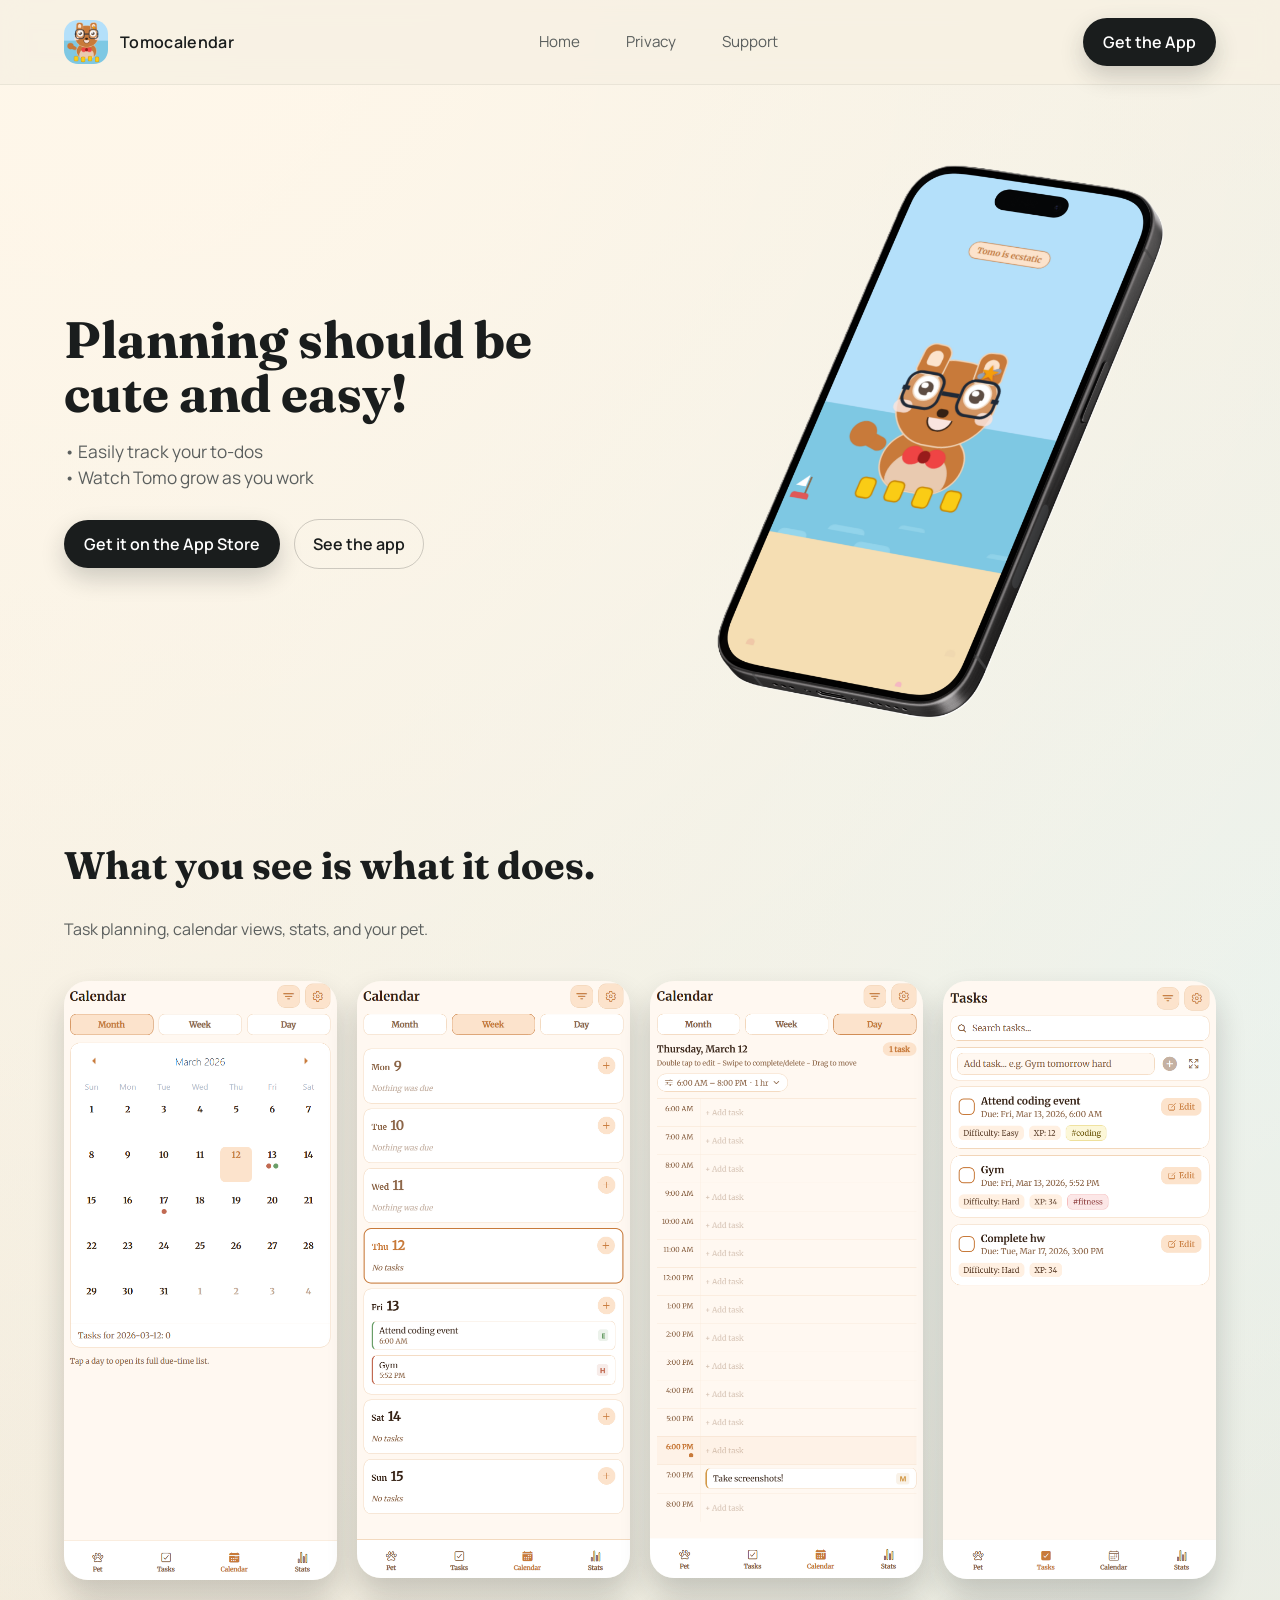
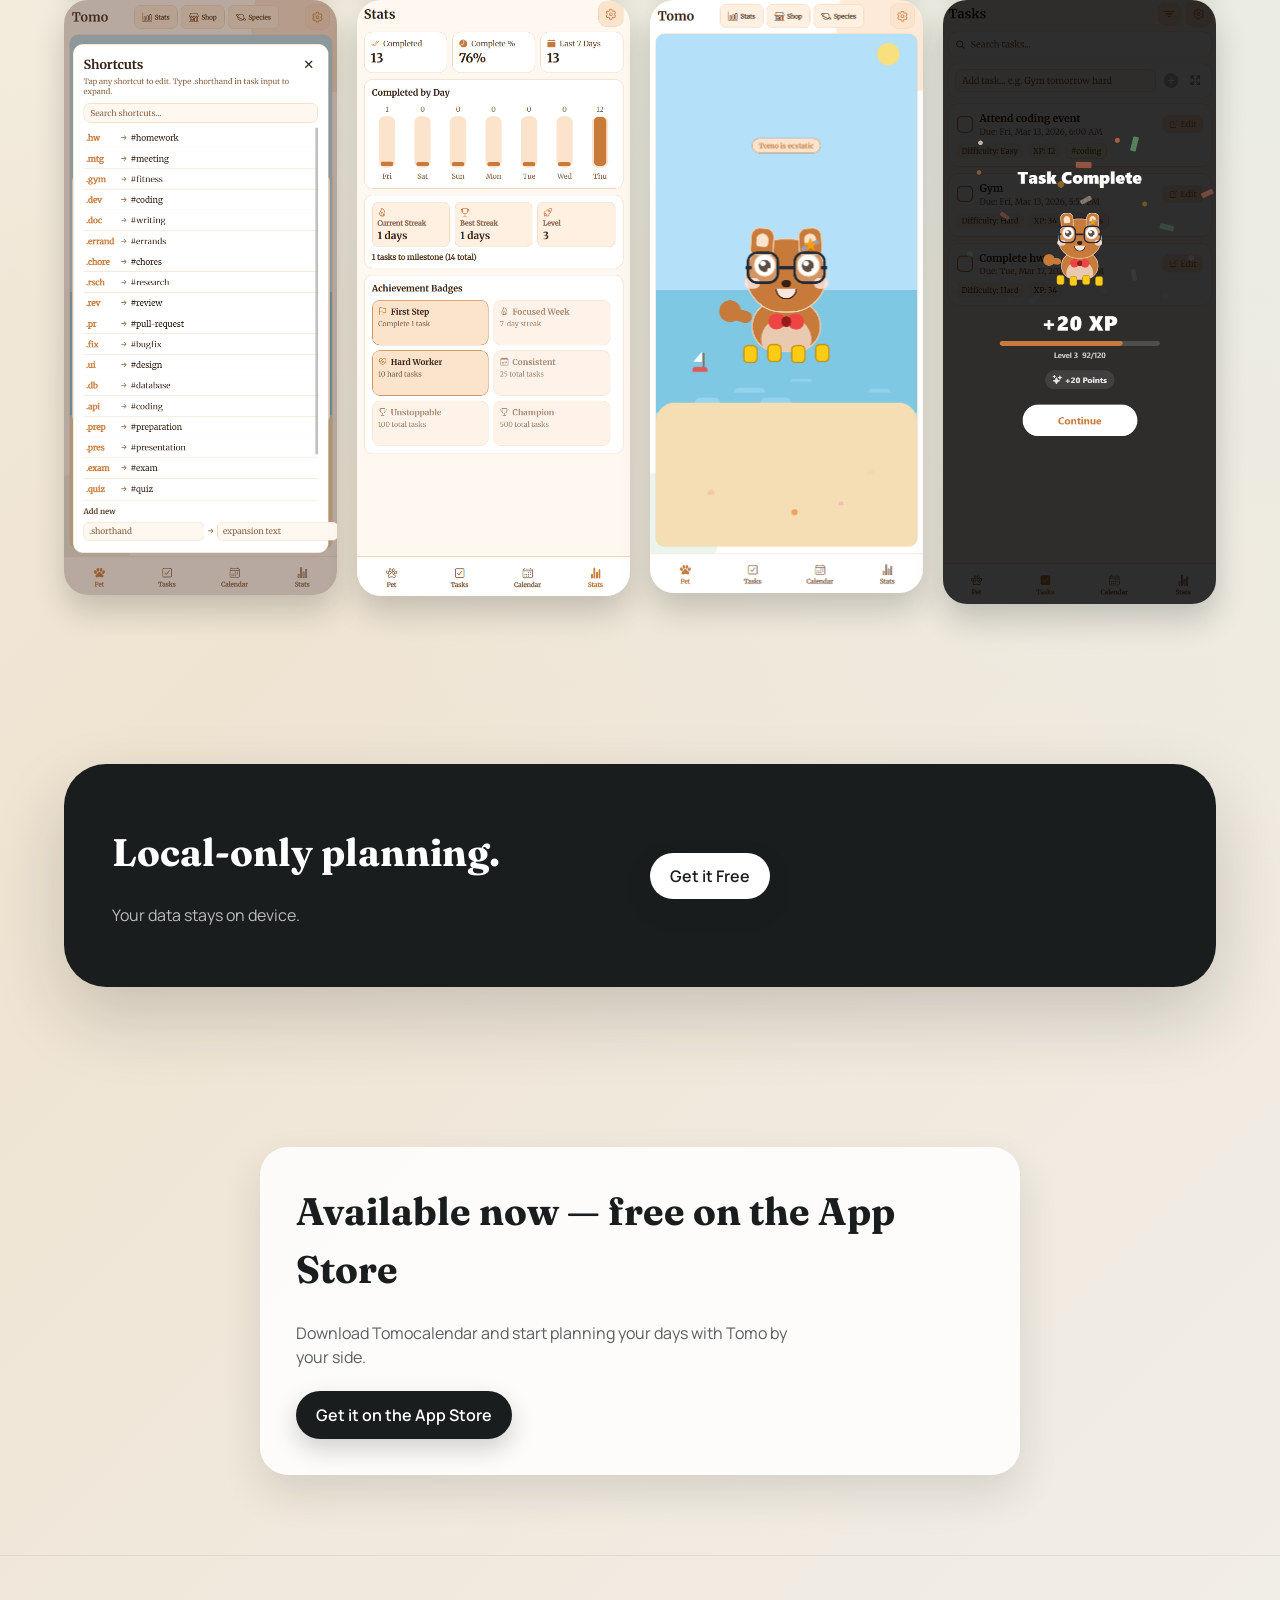
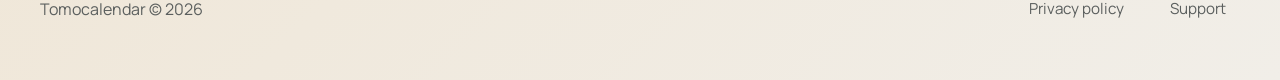
<file: index.html>
﻿<!DOCTYPE html>
<html lang="en">
  <head>
    <meta charset="UTF-8" />
    <meta name="viewport" content="width=device-width, initial-scale=1" />
    <title>Tomocalendar — Modern calendar + todo app</title>
    <meta
      name="description"
      content="Tomocalendar is a calm, modern calendar and todo app built for focus, clarity, and beautiful daily flow."
    />
    <link rel="preconnect" href="https://fonts.googleapis.com" />
    <link rel="preconnect" href="https://fonts.gstatic.com" crossorigin />
    <link
      href="https://fonts.googleapis.com/css2?family=Fraunces:wght@400;600;700&family=Manrope:wght@400;500;600;700&display=swap"
      rel="stylesheet"
    />
    <link rel="stylesheet" href="styles.css" />
  </head>
  <body>
    <header class="site-header">
      <nav class="nav">
        <a class="brand" href="index.html">
          <span class="brand-mark">
            <img src="assets/logo.png" alt="Tomo Calendar logo" />
          </span>
          <span>Tomocalendar</span>
        </a>
        <div class="nav-links">
          <a href="index.html">Home</a>
          <a href="privacy.html">Privacy</a>
          <a href="support.html">Support</a>
        </div>
        <a class="cta" href="https://apps.apple.com/us/app/tomocalendar/id6760508780">Get the App</a>
      </nav>
    </header>

    <main>
      <section class="hero">
        <div class="hero-copy reveal">
          <h1>Planning should be cute and easy!</h1>
          <p>
            • Easily track your to-dos
            <br>
            • Watch Tomo grow as you work
          </p>
          <div class="hero-actions">
            <a class="cta" href="https://apps.apple.com/us/app/tomocalendar/id6760508780">Get it on the App Store</a>
            <a class="secondary-button" href="#gallery">See the app</a>
          </div>
        </div>
        <div class="hero-media reveal">
          <img
            src="assets/mockup.png"
            alt="Tomocalendar mockup on a phone"
            class="hero-mockup"
          />
        </div>
      </section>

      <section class="section" id="gallery">
        <div class="reveal">
          <h2 class="section-title">What you see is what it does.</h2>
          <p class="section-subtitle">
            Task planning, calendar views, stats, and your pet.
          </p>
        </div>
        <div class="gallery reveal">
          <div class="phone-shot">
            <img
              src="assets/viewdotplotformonth.png"
              alt="Weekly schedule view on a phone"
            />
          </div>
          <div class="phone-shot">
            <img
              src="assets/viewweekschedule.png"
              alt="Daily schedule view on a phone"
            />
          </div>
          <div class="phone-shot">
            <img
              src="assets/viewdayschedule.png"
              alt="Monthly calendar dot plot on a phone"
            />
          </div>
          <div class="phone-shot">
            <img
              src="assets/easilyaddremovetasks.png"
              alt="Task list on a phone"
            />
          </div>
          <div class="phone-shot">
            <img
              src="assets/addshortcuts.png"
              alt="Task shortcuts on a phone"
            />
          </div>
          <div class="phone-shot">
            <img src="assets/viewstats.png" alt="Stats view on a phone" />
          </div>
          <div class="phone-shot">
            <img
              src="assets/raiseyourvirtualcompanion.png"
              alt="Tomodachi companion view on a phone"
            />
          </div>
          <div class="phone-shot">
            <img src="assets/happytomo.png" alt="Happy Tomodachi on a phone" />
          </div>
        </div>
      </section>

      <section class="section">
        <div class="cta-band reveal">
          <div>
            <h2 class="section-title">Local-only planning.</h2>
            <p>Your data stays on device.</p>
          </div>
          <div>
            <a class="cta" href="https://apps.apple.com/us/app/tomocalendar/id6760508780">Get it Free</a>
          </div>
        </div>
      </section>

      <section class="section" id="download">
        <div class="waitlist-card reveal">
          <h2 class="section-title">Available now — free on the App Store</h2>
          <p class="section-subtitle">
            Download Tomocalendar and start planning your days with Tomo by your side.
          </p>
          <div class="hero-actions" style="margin-top: 22px;">
            <a class="cta" href="https://apps.apple.com/us/app/tomocalendar/id6760508780">Get it on the App Store</a>
          </div>
        </div>
      </section>
    </main>

    <footer class="site-footer">
      <div class="footer-inner">
        <span>Tomocalendar © 2026</span>
        <div class="nav-links">
          <a href="privacy.html">Privacy policy</a>
          <a href="support.html">Support</a>
        </div>
      </div>
    </footer>

    <script src="scripts.js"></script>
  </body>
</html>
</file>
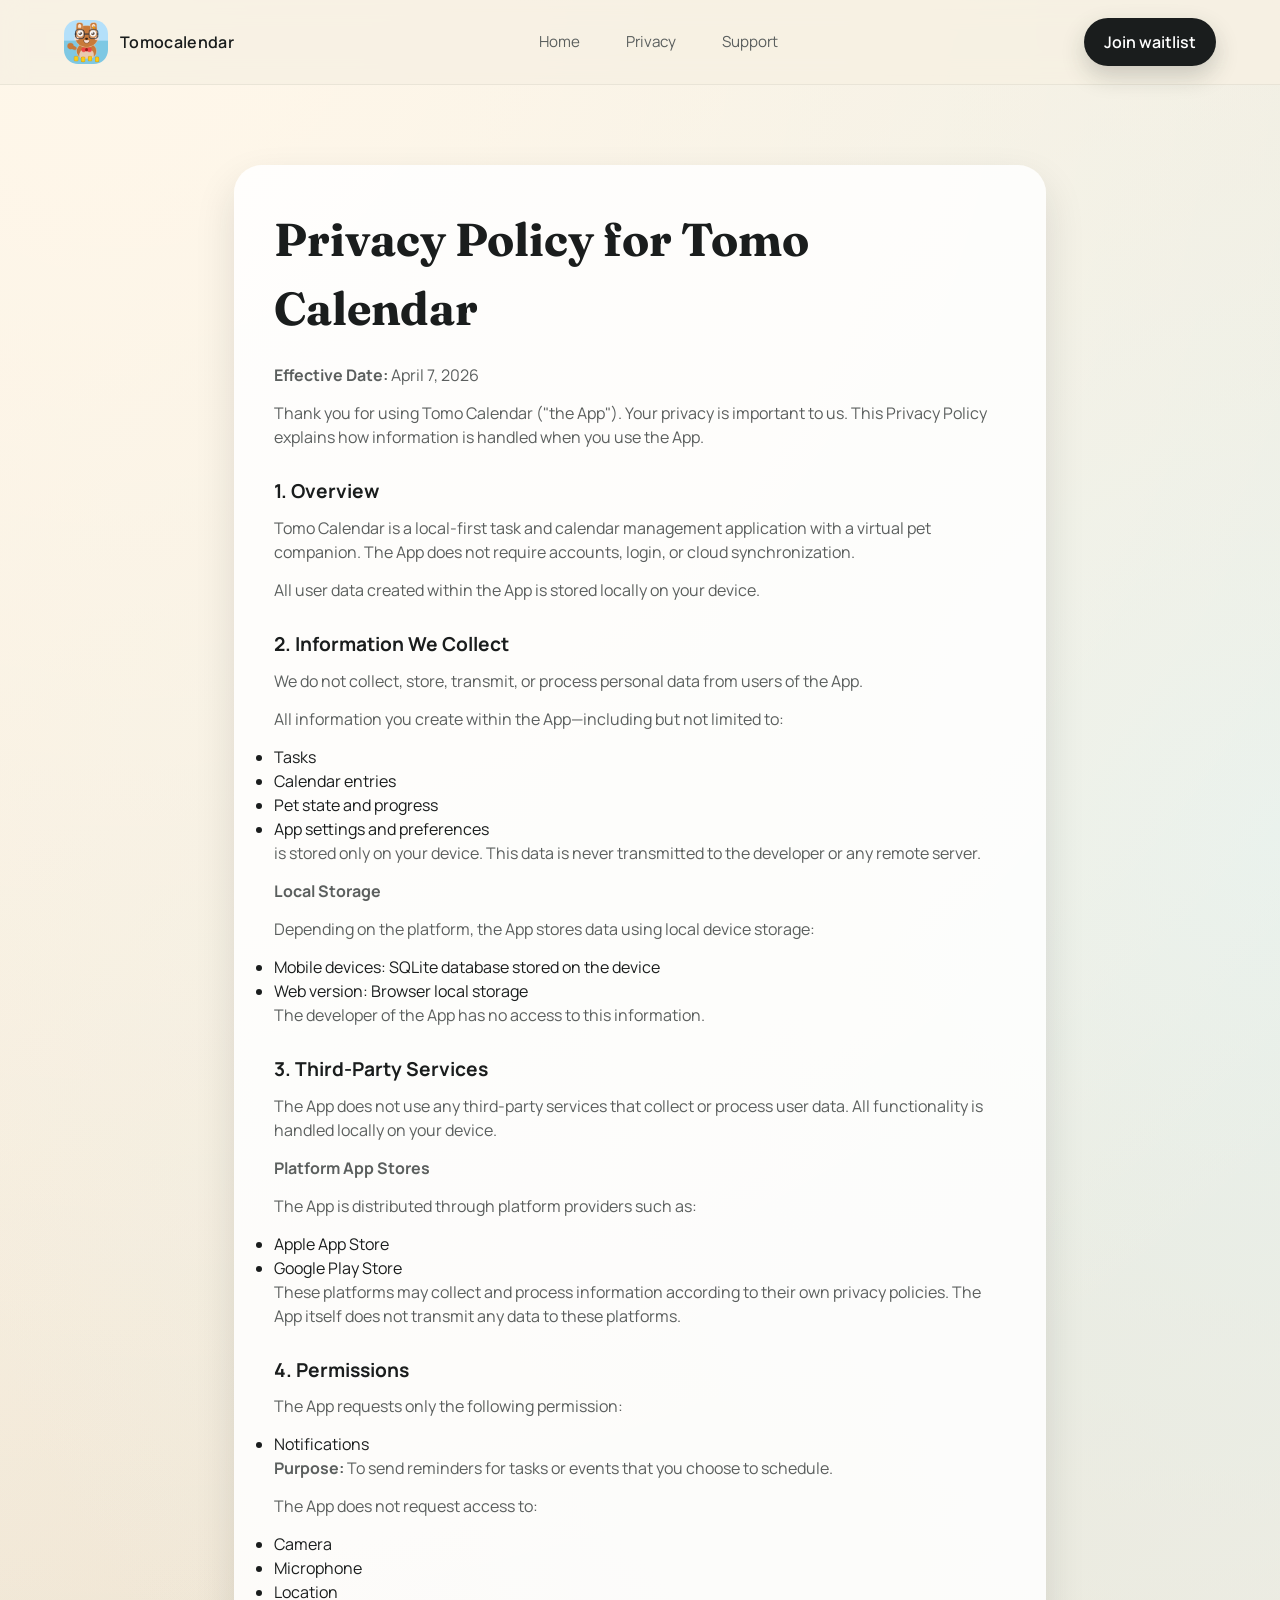
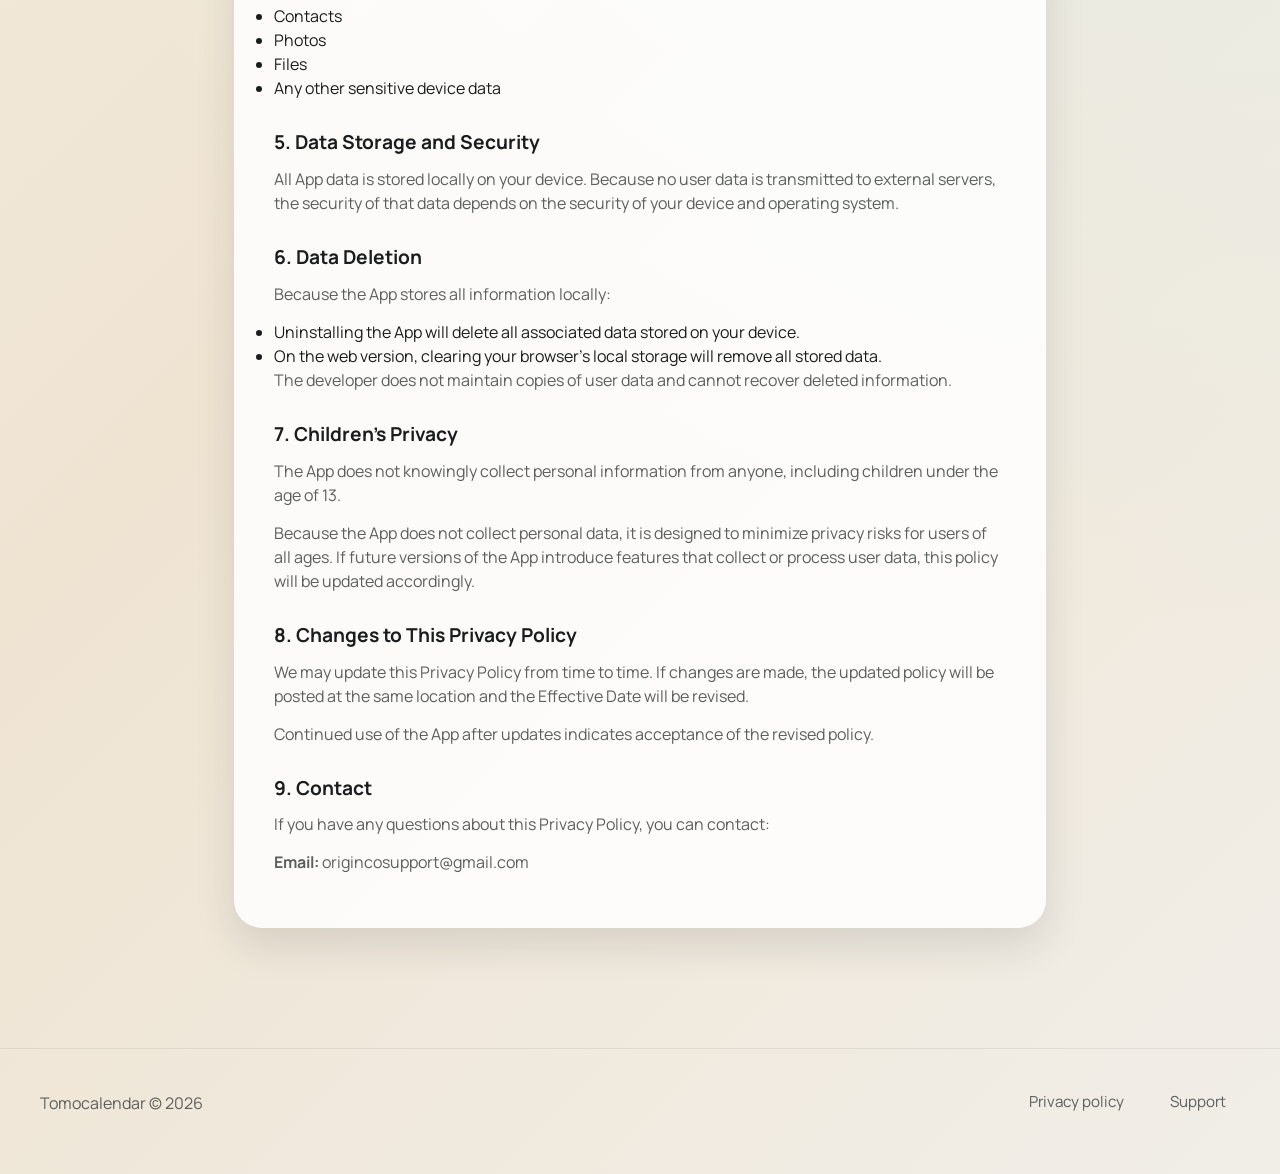
<file: privacy.html>
﻿<!DOCTYPE html>
<html lang="en">
  <head>
    <meta charset="UTF-8" />
    <meta name="viewport" content="width=device-width, initial-scale=1" />
    <title>Tomocalendar — Privacy policy</title>
    <link rel="preconnect" href="https://fonts.googleapis.com" />
    <link rel="preconnect" href="https://fonts.gstatic.com" crossorigin />
    <link
      href="https://fonts.googleapis.com/css2?family=Fraunces:wght@400;600;700&family=Manrope:wght@400;500;600;700&display=swap"
      rel="stylesheet"
    />
    <link rel="stylesheet" href="styles.css" />
  </head>
  <body>
    <header class="site-header">
      <nav class="nav">
        <a class="brand" href="index.html">
          <span class="brand-mark">
            <img src="assets/logo.png" alt="Tomo Calendar logo" />
          </span>
          <span>Tomocalendar</span>
        </a>
        <div class="nav-links">
          <a href="index.html">Home</a>
          <a href="privacy.html">Privacy</a>
          <a href="support.html">Support</a>
        </div>
        <a class="cta" href="index.html#waitlist">Join waitlist</a>
      </nav>
    </header>

    <main class="privacy-wrap">
      <article class="privacy-card reveal">
        <h1>Privacy Policy for Tomo Calendar</h1>
          <p><strong>Effective Date:</strong> April 7, 2026</p>
          <p>
            Thank you for using Tomo Calendar ("the App"). Your privacy is
            important to us. This Privacy Policy explains how information is
            handled when you use the App.
          </p>

          <h2>1. Overview</h2>
          <p>
            Tomo Calendar is a local-first task and calendar management
            application with a virtual pet companion. The App does not require
            accounts, login, or cloud synchronization.
          </p>
          <p>All user data created within the App is stored locally on your device.</p>

          <h2>2. Information We Collect</h2>
          <p>
            We do not collect, store, transmit, or process personal data from
            users of the App.
          </p>
          <p>
            All information you create within the App—including but not limited
            to:
          </p>
          <ul>
            <li>Tasks</li>
            <li>Calendar entries</li>
            <li>Pet state and progress</li>
            <li>App settings and preferences</li>
          </ul>
          <p>
            is stored only on your device. This data is never transmitted to the
            developer or any remote server.
          </p>
          <p><strong>Local Storage</strong></p>
          <p>
            Depending on the platform, the App stores data using local device
            storage:
          </p>
          <ul>
            <li>Mobile devices: SQLite database stored on the device</li>
            <li>Web version: Browser local storage</li>
          </ul>
          <p>The developer of the App has no access to this information.</p>

          <h2>3. Third-Party Services</h2>
          <p>
            The App does not use any third-party services that collect or process
            user data. All functionality is handled locally on your device.
          </p>
          <p><strong>Platform App Stores</strong></p>
          <p>
            The App is distributed through platform providers such as:
          </p>
          <ul>
            <li>Apple App Store</li>
            <li>Google Play Store</li>
          </ul>
          <p>
            These platforms may collect and process information according to their
            own privacy policies. The App itself does not transmit any data to
            these platforms.
          </p>

          <h2>4. Permissions</h2>
          <p>The App requests only the following permission:</p>
          <ul>
            <li>Notifications</li>
          </ul>
          <p><strong>Purpose:</strong> To send reminders for tasks or events that you choose to schedule.</p>
          <p>The App does not request access to:</p>
          <ul>
            <li>Camera</li>
            <li>Microphone</li>
            <li>Location</li>
            <li>Contacts</li>
            <li>Photos</li>
            <li>Files</li>
            <li>Any other sensitive device data</li>
          </ul>

          <h2>5. Data Storage and Security</h2>
          <p>
            All App data is stored locally on your device. Because no user data is
            transmitted to external servers, the security of that data depends on
            the security of your device and operating system.
          </p>

          <h2>6. Data Deletion</h2>
          <p>Because the App stores all information locally:</p>
          <ul>
            <li>Uninstalling the App will delete all associated data stored on your device.</li>
            <li>On the web version, clearing your browser's local storage will remove all stored data.</li>
          </ul>
          <p>
            The developer does not maintain copies of user data and cannot recover
            deleted information.
          </p>

          <h2>7. Children's Privacy</h2>
          <p>
            The App does not knowingly collect personal information from anyone,
            including children under the age of 13.
          </p>
          <p>
            Because the App does not collect personal data, it is designed to
            minimize privacy risks for users of all ages. If future versions of
            the App introduce features that collect or process user data, this
            policy will be updated accordingly.
          </p>

          <h2>8. Changes to This Privacy Policy</h2>
          <p>
            We may update this Privacy Policy from time to time. If changes are
            made, the updated policy will be posted at the same location and the
            Effective Date will be revised.
          </p>
          <p>Continued use of the App after updates indicates acceptance of the revised policy.</p>

        <h2>9. Contact</h2>
        <p>
          If you have any questions about this Privacy Policy, you can contact:
        </p>
        <p><strong>Email:</strong> origincosupport@gmail.com</p>
      </article>
    </main>

    <footer class="site-footer">
      <div class="footer-inner">
        <span>Tomocalendar © 2026</span>
        <div class="nav-links">
          <a href="privacy.html">Privacy policy</a>
          <a href="support.html">Support</a>
        </div>
      </div>
    </footer>

    <script src="scripts.js"></script>
  </body>
</html>
</file>
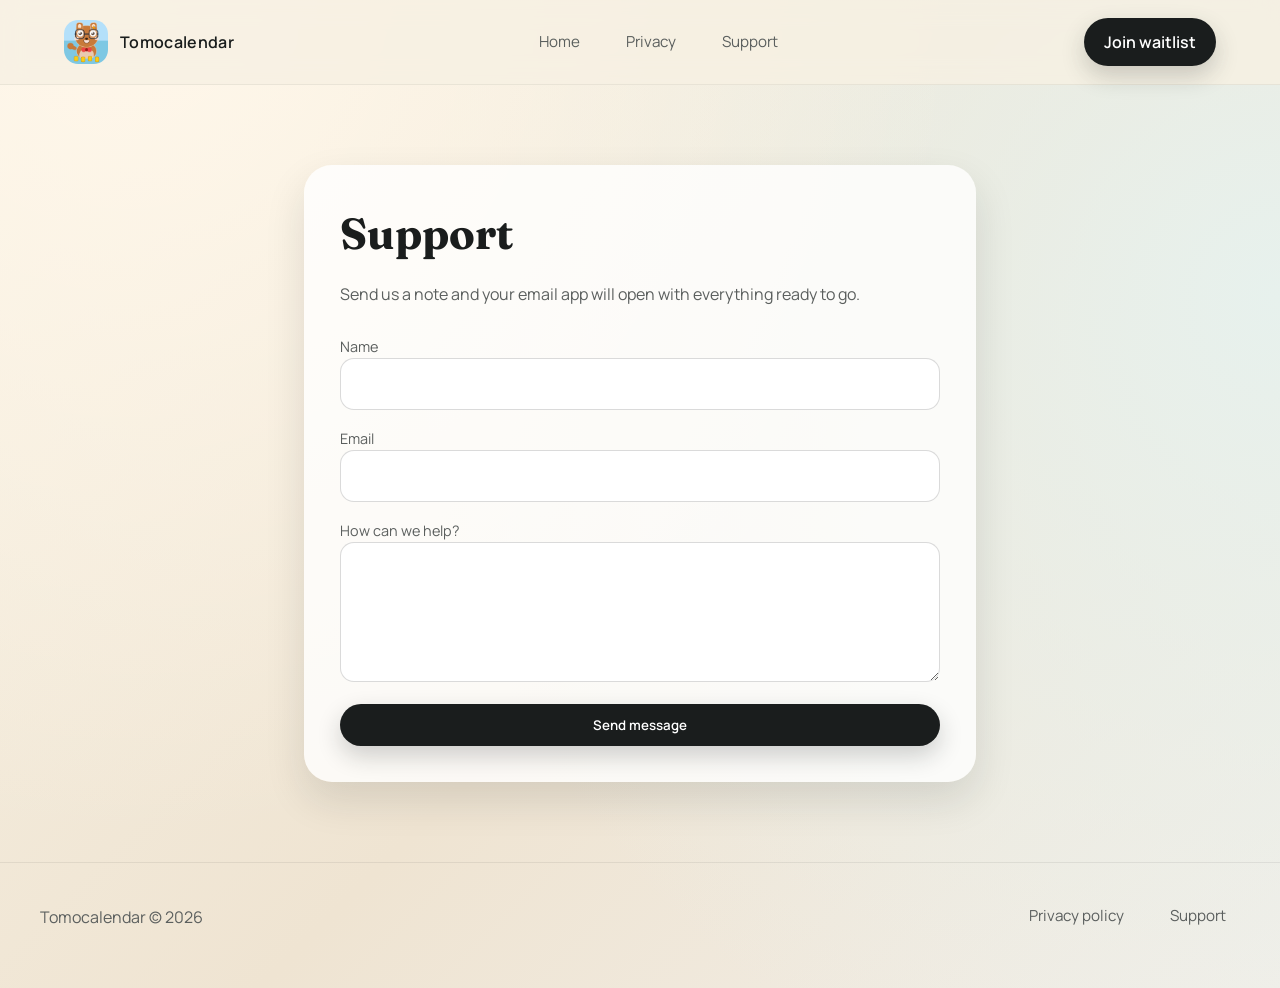
<file: support.html>
﻿<!DOCTYPE html>
<html lang="en">
  <head>
    <meta charset="UTF-8" />
    <meta name="viewport" content="width=device-width, initial-scale=1" />
    <title>Tomocalendar — Support</title>
    <link rel="preconnect" href="https://fonts.googleapis.com" />
    <link rel="preconnect" href="https://fonts.gstatic.com" crossorigin />
    <link
      href="https://fonts.googleapis.com/css2?family=Fraunces:wght@400;600;700&family=Manrope:wght@400;500;600;700&display=swap"
      rel="stylesheet"
    />
    <link rel="stylesheet" href="styles.css" />
  </head>
  <body>
    <header class="site-header">
      <nav class="nav">
        <a class="brand" href="index.html">
          <span class="brand-mark">
            <img src="assets/logo.png" alt="Tomo Calendar logo" />
          </span>
          <span>Tomocalendar</span>
        </a>
        <div class="nav-links">
          <a href="index.html">Home</a>
          <a href="privacy.html">Privacy</a>
          <a href="support.html">Support</a>
        </div>
        <a class="cta" href="index.html#waitlist">Join waitlist</a>
      </nav>
    </header>

    <main class="form-wrap">
      <section class="form-card reveal">
        <h1>Support</h1>
        <p>
          Send us a note and your email app will open with everything ready to
          go.
        </p>
        <form id="support-form">
          <div>
            <label for="name">Name</label>
            <input id="name" name="name" type="text" autocomplete="name" required />
          </div>
          <div>
            <label for="email">Email</label>
            <input
              id="email"
              name="email"
              type="email"
              autocomplete="email"
              required
            />
          </div>
          <div>
            <label for="message">How can we help?</label>
            <textarea id="message" name="message" required></textarea>
          </div>
          <button class="cta" type="submit">Send message</button>
        </form>
        <noscript>
          <p>
            JavaScript is required to open your email client. You can also email
            us directly at <strong>origincosupport@gmail.com</strong>.
          </p>
        </noscript>
      </section>
    </main>

    <footer class="site-footer">
      <div class="footer-inner">
        <span>Tomocalendar © 2026</span>
        <div class="nav-links">
          <a href="privacy.html">Privacy policy</a>
          <a href="support.html">Support</a>
        </div>
      </div>
    </footer>

    <script src="scripts.js"></script>
  </body>
</html>
</file>
<file: styles.css>
﻿:root {
  color-scheme: light;
  --ink: #1a1d1d;
  --muted: #5b5f5e;
  --paper: #f7f1e3;
  --paper-2: #f1eee8;
  --teal: #2b6a6d;
  --sienna: #b6523b;
  --amber: #cb8b2b;
  --white: #ffffff;
  --shadow: 0 30px 70px rgba(26, 29, 29, 0.18);
  --shadow-soft: 0 18px 40px rgba(26, 29, 29, 0.12);
  --radius-xl: 42px;
  --radius-lg: 28px;
  --radius-md: 18px;
  --container: 1200px;
  --ease: cubic-bezier(0.22, 1, 0.36, 1);
}

* {
  box-sizing: border-box;
  margin: 0;
  padding: 0;
}

html {
  font-size: 16px;
  scroll-behavior: smooth;
}

body {
  font-family: "Manrope", "Helvetica Neue", sans-serif;
  color: var(--ink);
  background: radial-gradient(circle at 10% 0%, #fff7ea 0%, transparent 55%),
    radial-gradient(circle at 100% 30%, #e7f1ed 0%, transparent 60%),
    linear-gradient(135deg, #f7f1e3 0%, #efe4d2 55%, #f1eee8 100%);
  min-height: 100vh;
  line-height: 1.5;
}

img {
  max-width: 100%;
  display: block;
}

a {
  text-decoration: none;
  color: inherit;
}

.site-header {
  position: sticky;
  top: 0;
  z-index: 10;
  backdrop-filter: blur(12px);
  background: rgba(247, 241, 227, 0.8);
  border-bottom: 1px solid rgba(26, 29, 29, 0.06);
}

.nav {
  display: flex;
  align-items: center;
  justify-content: space-between;
  max-width: var(--container);
  margin: 0 auto;
  padding: 18px 24px;
  gap: 20px;
}

.brand {
  display: flex;
  align-items: center;
  gap: 12px;
  font-weight: 600;
  letter-spacing: 0.02em;
}

.brand-mark {
  width: 44px;
  height: 44px;
  border-radius: 14px;
  background: transparent;
  display: grid;
  place-items: center;
  overflow: hidden;
}

.brand-mark img {
  width: 100%;
  height: 100%;
  object-fit: contain;
  border-radius: 12px;
}

.nav-links {
  display: flex;
  gap: 18px;
  font-size: 0.95rem;
  color: var(--muted);
}

.nav-links a {
  padding: 10px 14px;
  border-radius: 999px;
  transition: background 0.3s var(--ease), color 0.3s var(--ease);
}

.nav-links a:hover,
.nav-links a:focus-visible {
  background: rgba(43, 106, 109, 0.12);
  color: var(--ink);
}

.cta {
  padding: 12px 20px;
  border-radius: 999px;
  background: var(--ink);
  color: var(--white);
  font-weight: 600;
  transition: transform 0.3s var(--ease), box-shadow 0.3s var(--ease);
  box-shadow: 0 10px 25px rgba(26, 29, 29, 0.2);
}

.cta:hover,
.cta:focus-visible {
  transform: translateY(-2px);
}

.hero {
  max-width: var(--container);
  margin: 0 auto;
  padding: 80px 24px 40px;
  display: grid;
  grid-template-columns: repeat(auto-fit, minmax(280px, 1fr));
  align-items: center;
  gap: 48px;
}

.hero-copy h1 {
  font-family: "Fraunces", "Georgia", serif;
  font-size: clamp(2.6rem, 4vw, 4.1rem);
  line-height: 1.05;
  margin-bottom: 18px;
}

.hero-copy p {
  font-size: 1.08rem;
  color: var(--muted);
  max-width: 420px;
  margin-bottom: 28px;
}

.hero-actions {
  display: flex;
  flex-wrap: wrap;
  gap: 14px;
  align-items: center;
}

.secondary-button {
  padding: 12px 18px;
  border-radius: 999px;
  border: 1px solid rgba(26, 29, 29, 0.2);
  font-weight: 600;
  color: var(--ink);
}

.hero-media {
  position: relative;
}

.hero-card {
  position: absolute;
  bottom: -24px;
  left: -18px;
  background: var(--white);
  border-radius: 20px;
  padding: 14px 18px;
  box-shadow: var(--shadow-soft);
  font-size: 0.9rem;
  color: var(--muted);
}

.section {
  max-width: var(--container);
  margin: 0 auto;
  padding: 80px 24px;
}

.section-title {
  font-family: "Fraunces", "Georgia", serif;
  font-size: clamp(2rem, 3vw, 3rem);
  margin-bottom: 22px;
}

.section-subtitle {
  color: var(--muted);
  max-width: 520px;
}

.feature-grid {
  margin-top: 40px;
  display: grid;
  grid-template-columns: repeat(auto-fit, minmax(230px, 1fr));
  gap: 24px;
}

.feature {
  background: rgba(255, 255, 255, 0.7);
  border-radius: var(--radius-lg);
  padding: 22px;
  box-shadow: var(--shadow-soft);
}

.feature h3 {
  font-size: 1.1rem;
  margin-bottom: 10px;
}

.feature p {
  color: var(--muted);
  font-size: 0.95rem;
}

.gallery {
  display: grid;
  gap: 20px;
  grid-template-columns: repeat(auto-fit, minmax(220px, 1fr));
  margin-top: 40px;
}

.gallery img {
  border-radius: var(--radius-lg);
  box-shadow: var(--shadow-soft);
}

.phone-shot {
  border-radius: var(--radius-xl);
}

.phone-shot img {
  width: 100%;
  border-radius: 24px;
  box-shadow: 0 16px 30px rgba(26, 29, 29, 0.2);
}

.showcase {
  display: grid;
  gap: 36px;
  grid-template-columns: repeat(auto-fit, minmax(260px, 1fr));
  align-items: center;
  margin-top: 50px;
}

.showcase img {
  border-radius: var(--radius-lg);
  box-shadow: var(--shadow);
}

.pill-row {
  display: flex;
  flex-wrap: wrap;
  gap: 12px;
  margin-top: 18px;
}

.pill {
  padding: 10px 16px;
  border-radius: 999px;
  background: rgba(43, 106, 109, 0.14);
  color: var(--teal);
  font-weight: 600;
  font-size: 0.9rem;
}

.cta-band {
  background: var(--ink);
  color: var(--white);
  border-radius: var(--radius-xl);
  padding: 60px 48px;
  display: grid;
  gap: 20px;
  grid-template-columns: repeat(auto-fit, minmax(240px, 1fr));
  align-items: center;
  box-shadow: var(--shadow);
}

.cta-band p {
  color: rgba(255, 255, 255, 0.7);
}

.cta-band .cta {
  background: var(--white);
  color: var(--ink);
}

.site-footer {
  border-top: 1px solid rgba(26, 29, 29, 0.08);
  padding: 32px 24px 50px;
  color: var(--muted);
}

.footer-inner {
  max-width: var(--container);
  margin: 0 auto;
  display: flex;
  flex-wrap: wrap;
  align-items: center;
  justify-content: space-between;
  gap: 18px;
}

.form-wrap {
  max-width: 720px;
  margin: 0 auto;
  padding: 80px 24px;
}

.form-card {
  background: rgba(255, 255, 255, 0.8);
  padding: 36px;
  border-radius: var(--radius-lg);
  box-shadow: var(--shadow-soft);
}

.waitlist-card {
  max-width: 760px;
  margin: 0 auto;
  background: rgba(255, 255, 255, 0.86);
  padding: 36px;
  border-radius: var(--radius-lg);
  box-shadow: var(--shadow-soft);
}

.waitlist-card .section-subtitle {
  margin-bottom: 22px;
}

.waitlist-form {
  display: grid;
  grid-template-columns: minmax(0, 1fr) auto;
  gap: 16px;
  align-items: end;
}

.form-card h1 {
  font-family: "Fraunces", "Georgia", serif;
  font-size: clamp(2rem, 3.4vw, 3rem);
  margin-bottom: 16px;
}

.form-card p {
  color: var(--muted);
  margin-bottom: 28px;
}

form {
  display: grid;
  gap: 16px;
}

label {
  font-size: 0.9rem;
  color: var(--muted);
}

input,
textarea {
  width: 100%;
  padding: 14px 16px;
  border-radius: 14px;
  border: 1px solid rgba(26, 29, 29, 0.16);
  font-family: inherit;
  font-size: 1rem;
  background: var(--white);
}

textarea {
  min-height: 140px;
  resize: vertical;
}

button {
  border: none;
  cursor: pointer;
  font-family: inherit;
}

.privacy-wrap {
  max-width: 860px;
  margin: 0 auto;
  padding: 80px 24px 120px;
}

.privacy-card {
  background: rgba(255, 255, 255, 0.86);
  padding: 40px;
  border-radius: var(--radius-lg);
  box-shadow: var(--shadow-soft);
}

.privacy-card h1 {
  font-family: "Fraunces", "Georgia", serif;
  font-size: clamp(2.1rem, 3.6vw, 3.2rem);
  margin-bottom: 20px;
}

.privacy-card h2 {
  margin: 28px 0 10px;
  font-size: 1.2rem;
}

.privacy-card p {
  color: var(--muted);
  margin-bottom: 14px;
}

.reveal {
  opacity: 0;
  transform: translateY(24px);
  transition: opacity 0.7s var(--ease), transform 0.7s var(--ease);
}

.reveal.in-view {
  opacity: 1;
  transform: translateY(0);
}

@media (max-width: 720px) {
  .nav {
    flex-direction: column;
    align-items: flex-start;
  }

  .nav-links {
    flex-wrap: wrap;
  }

  .hero {
    padding-top: 60px;
  }

  .hero-card {
    position: static;
    margin-top: 16px;
  }

  .cta-band {
    padding: 40px 28px;
  }

  .form-card {
    padding: 28px;
  }

  .waitlist-card {
    padding: 28px;
  }

  .waitlist-form {
    grid-template-columns: 1fr;
  }

  .gallery {
    grid-template-columns: repeat(2, 1fr);
    gap: 12px;
    margin-top: 24px;
  }

  .phone-shot img {
    border-radius: 16px;
    box-shadow: 0 8px 16px rgba(26, 29, 29, 0.15);
  }
}

@media (prefers-reduced-motion: reduce) {
  * {
    scroll-behavior: auto;
  }

  .reveal {
    transition: none;
  }
}
</file>
